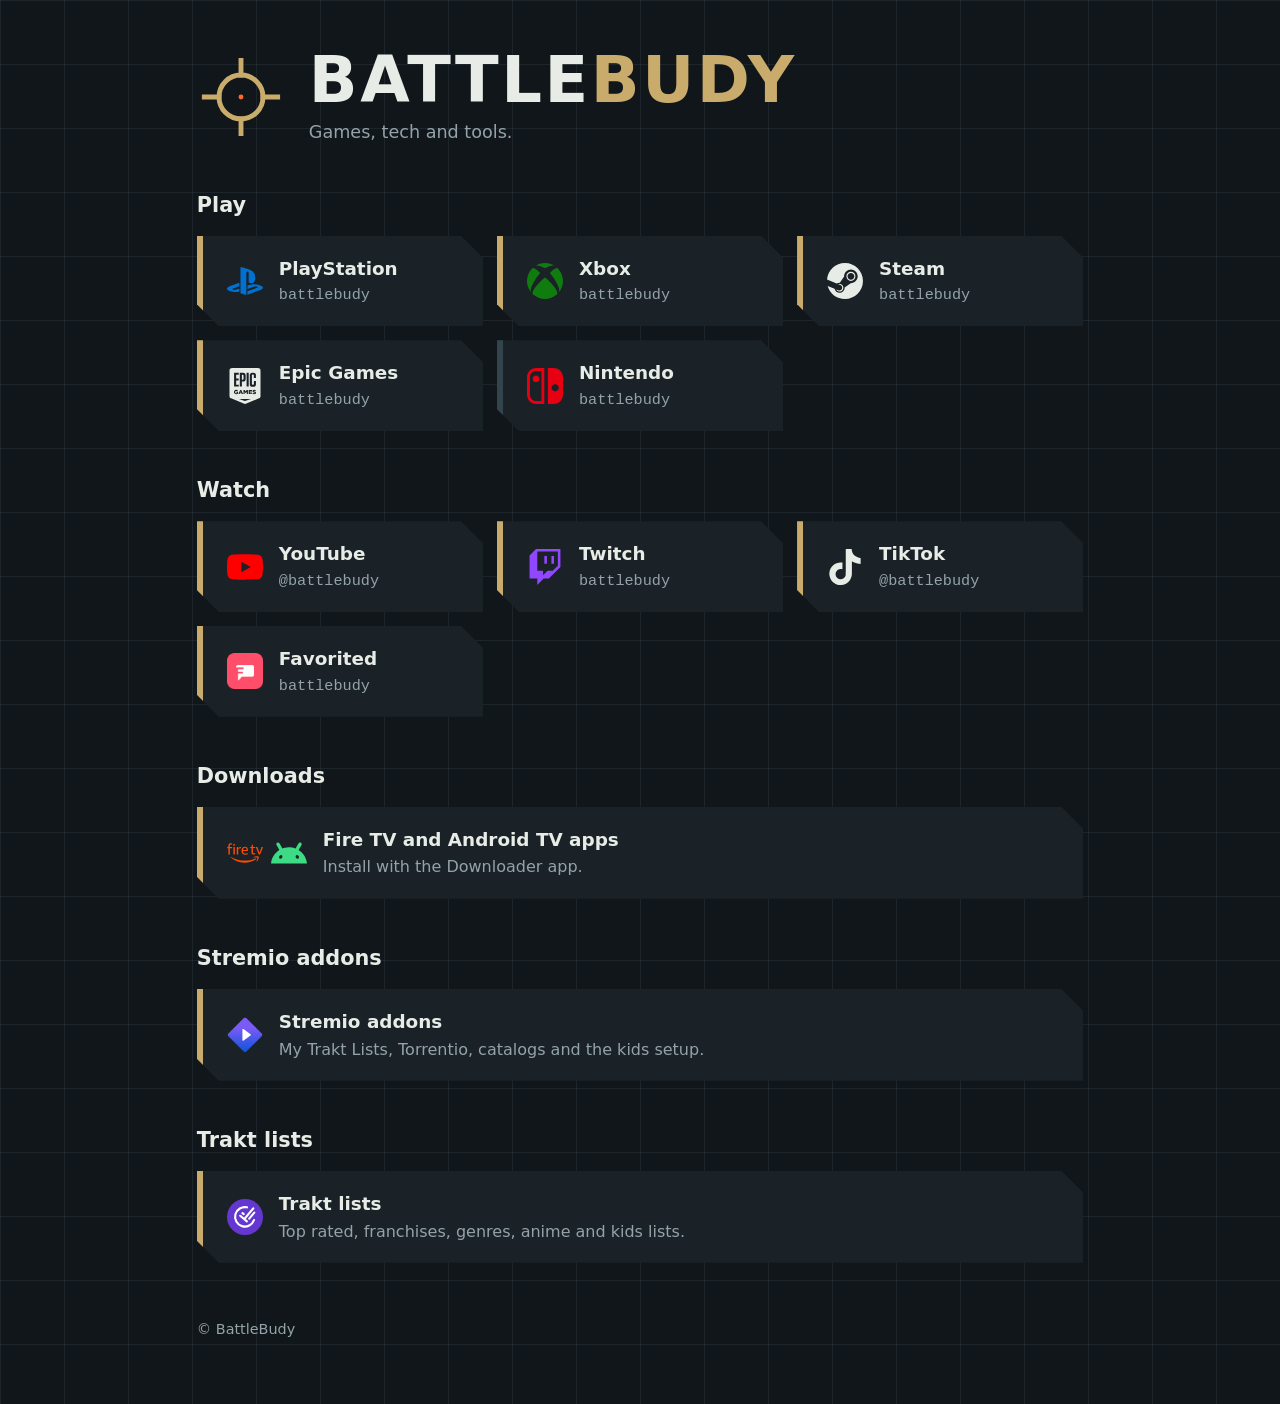
<file: index.html>
<!DOCTYPE html>
<html lang="en">
<head>
<meta charset="utf-8">
<meta name="viewport" content="width=device-width, initial-scale=1">
<title>BattleBudy</title>
<meta name="description" content="BattleBudy: gaming profiles, channels and downloads.">
<link rel="icon" href="data:image/svg+xml,%3Csvg xmlns='http://www.w3.org/2000/svg' viewBox='0 0 72 72' fill='none' stroke='%23c9ab6b' stroke-width='6'%3E%3Ccircle cx='36' cy='36' r='18'/%3E%3Cpath d='M36 4v16M36 52v16M4 36h16M52 36h16'/%3E%3C/svg%3E">
<link rel="stylesheet" href="styles.css">
</head>
<body>

<!--
  HOW TO EDIT
  - Each profile is one <li>. Change the href to your real profile link.
  - PSN and Nintendo have no public profile page, so those cards are plain
    (no link). Swap <div class="card static"> for <a class="card" href="..."> if you add one.
  - Check each link below once to make sure it opens your profile.
-->

<a class="brand" href="./">
  <svg class="reticle" viewBox="0 0 72 72" fill="none" stroke="#c9ab6b" stroke-width="4" aria-hidden="true">
    <circle cx="36" cy="36" r="18"/>
    <path d="M36 4v16M36 52v16M4 36h16M52 36h16"/>
    <circle cx="36" cy="36" r="2" fill="#ff6a2b" stroke="none"/>
  </svg>
  <div>
    <h1>Battle<span>Budy</span></h1>
    <p class="tagline">Games, tech and tools.</p>
  </div>
</a>

<section>
  <h2>Play</h2>
  <ul class="grid">
    <li><a class="card" href="https://psnprofiles.com/Battlebudy"><span class="icon"><img src="icons/playstation.svg" alt="" width="36" height="36"></span><span class="name">PlayStation</span><span class="handle">battlebudy</span></a></li>
    <li><a class="card" href="https://www.xbox.com/play/user/battlebudy"><span class="icon"><img src="icons/xbox.svg" alt="" width="36" height="36"></span><span class="name">Xbox</span><span class="handle">battlebudy</span></a></li>
    <li><a class="card" href="https://steamcommunity.com/profiles/76561198019894793"><span class="icon"><img src="icons/steam.svg" alt="" width="36" height="36"></span><span class="name">Steam</span><span class="handle">battlebudy</span></a></li>
    <li><a class="card" href="https://store.epicgames.com/u/df4984a2efd948b8a9163f396615e8ae"><span class="icon"><img src="icons/epicgames.svg" alt="" width="36" height="36"></span><span class="name">Epic Games</span><span class="handle">battlebudy</span></a></li>
    <li><div class="card static"><span class="icon"><img src="icons/nintendoswitch.svg" alt="" width="36" height="36"></span><span class="name">Nintendo</span><span class="handle">battlebudy</span></div></li>
  </ul>
</section>

<section>
  <h2>Watch</h2>
  <ul class="grid">
    <li><a class="card" href="https://www.youtube.com/@battlebudy"><span class="icon"><img src="icons/youtube.svg" alt="" width="36" height="36"></span><span class="name">YouTube</span><span class="handle">@battlebudy</span></a></li>
    <li><a class="card" href="https://www.twitch.tv/battlebudy"><span class="icon"><img src="icons/twitch.svg" alt="" width="36" height="36"></span><span class="name">Twitch</span><span class="handle">battlebudy</span></a></li>
    <li><a class="card" href="https://www.tiktok.com/@battlebudy"><span class="icon"><img src="icons/tiktok.svg" alt="" width="36" height="36"></span><span class="name">TikTok</span><span class="handle">@battlebudy</span></a></li>
    <li><a class="card" href="https://fav.gg/@battlebudy"><span class="icon"><img src="icons/favorited.png" alt="" width="36" height="36"></span><span class="name">Favorited</span><span class="handle">battlebudy</span></a></li>
  </ul>
</section>

<section>
  <h2>Downloads</h2>
  <ul class="grid">
    <li><a class="card" href="downloads/"><span class="icon"><img src="icons/amazonfiretv.svg" alt="" width="36" height="36"><img src="icons/android.svg" alt="" width="36" height="36"></span><span class="name">Fire TV and Android TV apps</span><span class="desc">Install with the Downloader app.</span></a></li>
  </ul>
</section>

<section>
  <h2>Stremio addons</h2>
  <ul class="grid">
    <li><a class="card" href="stremio/"><span class="icon"><img src="icons/stremio.png" alt="" width="36" height="36"></span><span class="name">Stremio addons</span><span class="desc">My Trakt Lists, Torrentio, catalogs and the kids setup.</span></a></li>
  </ul>
</section>

<section>
  <h2>Trakt lists</h2>
  <ul class="grid">
    <li><a class="card" href="trakt/"><span class="icon"><img src="icons/trakt.svg" alt="" width="36" height="36"></span><span class="name">Trakt lists</span><span class="desc">Top rated, franchises, genres, anime and kids lists.</span></a></li>
  </ul>
</section>

<footer>&copy; BattleBudy</footer>

</body>
</html>
</file>
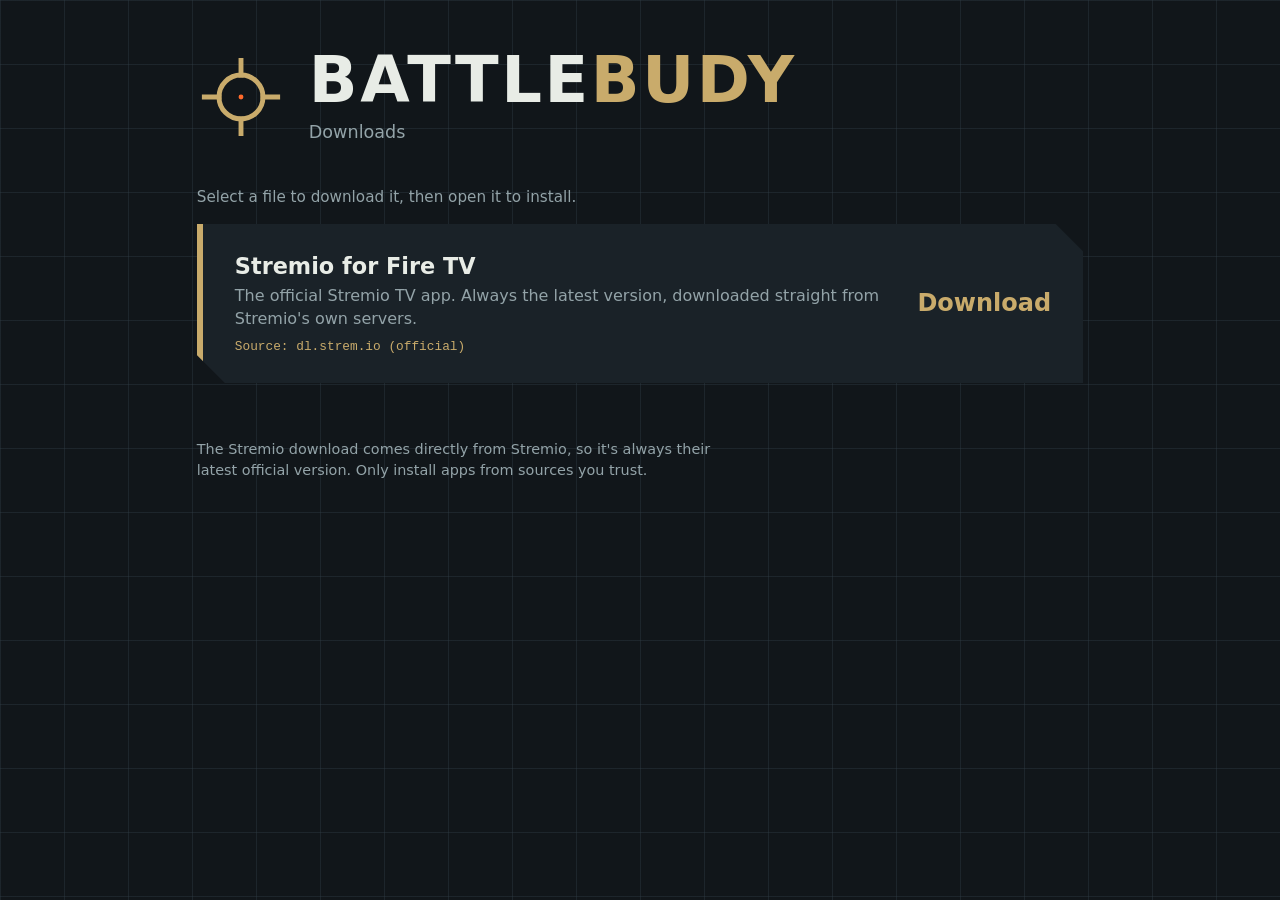
<file: downloads/index.html>
<!DOCTYPE html>
<html lang="en">
<head>
<meta charset="utf-8">
<meta name="viewport" content="width=device-width, initial-scale=1">
<title>Downloads | BattleBudy</title>
<link rel="icon" href="data:image/svg+xml,%3Csvg xmlns='http://www.w3.org/2000/svg' viewBox='0 0 72 72' fill='none' stroke='%23c9ab6b' stroke-width='6'%3E%3Ccircle cx='36' cy='36' r='18'/%3E%3Cpath d='M36 4v16M36 52v16M4 36h16M52 36h16'/%3E%3C/svg%3E">
<link rel="stylesheet" href="../styles.css">
</head>
<body class="tv">

<a class="brand" href="../">
  <svg class="reticle" viewBox="0 0 72 72" fill="none" stroke="#c9ab6b" stroke-width="4" aria-hidden="true">
    <circle cx="36" cy="36" r="18"/>
    <path d="M36 4v16M36 52v16M4 36h16M52 36h16"/>
    <circle cx="36" cy="36" r="2" fill="#ff6a2b" stroke="none"/>
  </svg>
  <div>
    <h1>Battle<span>Budy</span></h1>
    <p class="tagline">Downloads</p>
  </div>
</a>

<!--
  HOW TO EDIT THIS PAGE
  - Each <li> block is one button. Copy one, then change href, name, description and the small line under it.
-->

<p class="note">Select a file to download it, then open it to install.</p>
<ul class="apps">
  <li>
    <a class="app" href="https://stremio.battlebudy.com/download/firetv">
      <span>
        <span class="name">Stremio for Fire TV</span>
        <span class="desc">The official Stremio TV app. Always the latest version, downloaded straight from Stremio&#x27;s own servers.</span>
        <span class="hash">Source: dl.strem.io (official)</span>
      </span>
      <span class="action">Download</span>
    </a>
  </li>
</ul>

<footer>The Stremio download comes directly from Stremio, so it's always their latest official version. Only install apps from sources you trust.</footer>

</body>
</html>
</file>
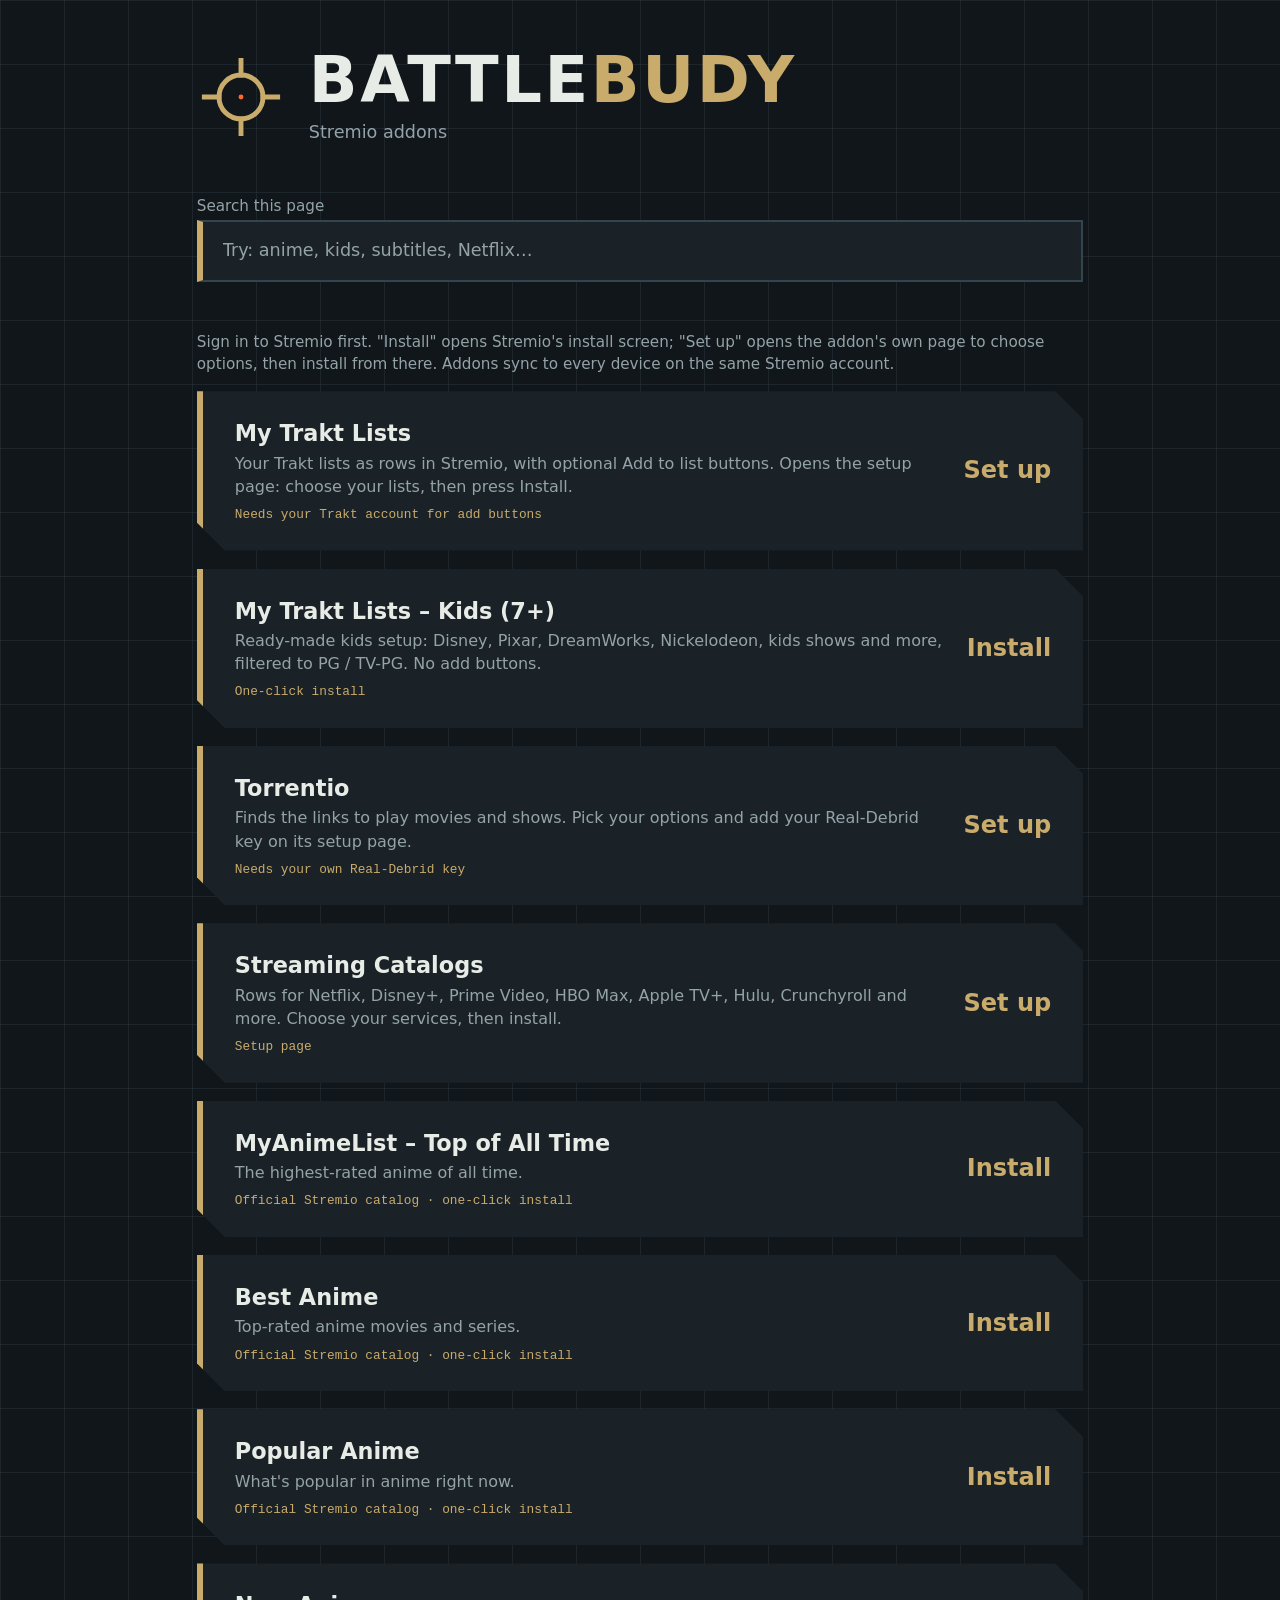
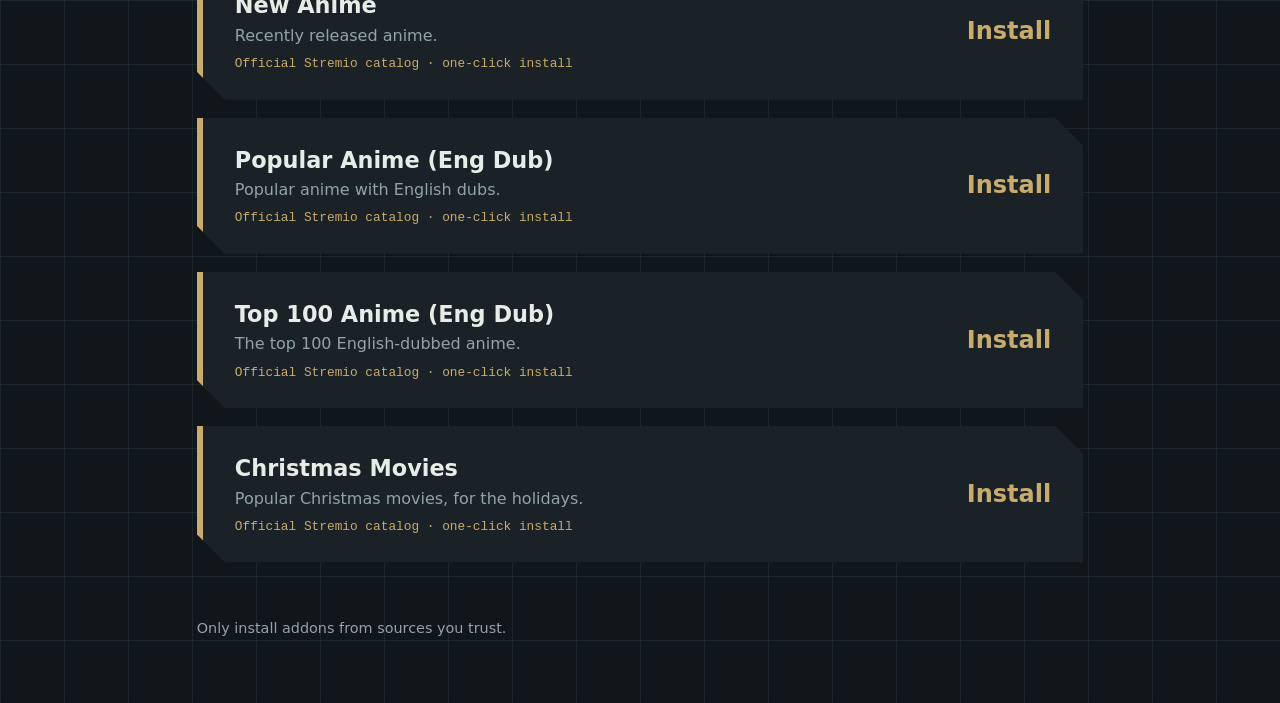
<file: stremio/index.html>
<!DOCTYPE html>
<html lang="en">
<head>
<meta charset="utf-8">
<meta name="viewport" content="width=device-width, initial-scale=1">
<title>Stremio addons | BattleBudy</title>
<link rel="icon" href="data:image/svg+xml,%3Csvg xmlns='http://www.w3.org/2000/svg' viewBox='0 0 72 72' fill='none' stroke='%23c9ab6b' stroke-width='6'%3E%3Ccircle cx='36' cy='36' r='18'/%3E%3Cpath d='M36 4v16M36 52v16M4 36h16M52 36h16'/%3E%3C/svg%3E">
<link rel="stylesheet" href="../styles.css">
</head>
<body class="tv">

<a class="brand" href="../">
  <svg class="reticle" viewBox="0 0 72 72" fill="none" stroke="#c9ab6b" stroke-width="4" aria-hidden="true">
    <circle cx="36" cy="36" r="18"/>
    <path d="M36 4v16M36 52v16M4 36h16M52 36h16"/>
    <circle cx="36" cy="36" r="2" fill="#ff6a2b" stroke="none"/>
  </svg>
  <div>
    <h1>Battle<span>Budy</span></h1>
    <p class="tagline">Stremio addons</p>
  </div>
</a>

<div class="search">
  <label for="q" class="note">Search this page</label>
  <input id="q" type="search" placeholder="Try: anime, kids, subtitles, Netflix…" autocomplete="off" data-more-url="https://stremio-addons.net/addons?search=" data-more-label="Search more addons on stremio-addons.net">
</div>
<p class="search-status" id="q-status" aria-live="polite"></p>

<!--
  HOW TO EDIT THIS PAGE
  - Each <li> block is one button. Copy one, then change href, name, description and the small line under it.
  - Never paste a personal addon link here (ones with keys in them, e.g. Torrentio with a Real-Debrid key).
    Link the addon's /configure page instead, so each person adds their own key.
-->

<p class="note">Sign in to Stremio first. "Install" opens Stremio's install screen; "Set up" opens the addon's own page to choose options, then install from there. Addons sync to every device on the same Stremio account.</p>
<ul class="apps">
  <li>
    <a class="app" href="https://stremio.battlebudy.com/configure">
      <span>
        <span class="name">My Trakt Lists</span>
        <span class="desc">Your Trakt lists as rows in Stremio, with optional Add to list buttons. Opens the setup page: choose your lists, then press Install.</span>
        <span class="hash">Needs your Trakt account for add buttons</span>
      </span>
      <span class="action">Set up</span>
    </a>
  </li>
  <li>
    <a class="app" href="https://web.stremio.com/#/addons?addon=https%3A%2F%2Fstremio.battlebudy.com%[base64]%2Fmanifest.json">
      <span>
        <span class="name">My Trakt Lists – Kids (7+)</span>
        <span class="desc">Ready-made kids setup: Disney, Pixar, DreamWorks, Nickelodeon, kids shows and more, filtered to PG / TV-PG. No add buttons.</span>
        <span class="hash">One-click install</span>
      </span>
      <span class="action">Install</span>
    </a>
  </li>
  <li>
    <a class="app" href="https://torrentio.strem.fun/configure">
      <span>
        <span class="name">Torrentio</span>
        <span class="desc">Finds the links to play movies and shows. Pick your options and add your Real-Debrid key on its setup page.</span>
        <span class="hash">Needs your own Real-Debrid key</span>
      </span>
      <span class="action">Set up</span>
    </a>
  </li>
  <li>
    <a class="app" href="https://7a82163c306e-stremio-netflix-catalog-addon.baby-beamup.club/configure">
      <span>
        <span class="name">Streaming Catalogs</span>
        <span class="desc">Rows for Netflix, Disney+, Prime Video, HBO Max, Apple TV+, Hulu, Crunchyroll and more. Choose your services, then install.</span>
        <span class="hash">Setup page</span>
      </span>
      <span class="action">Set up</span>
    </a>
  </li>
  <li>
    <a class="app" href="https://web.stremio.com/#/addons?addon=https%3A%2F%2Fcinemeta-catalogs.strem.io%2Fmaltop%2Fmanifest.json">
      <span>
        <span class="name">MyAnimeList – Top of All Time</span>
        <span class="desc">The highest-rated anime of all time.</span>
        <span class="hash">Official Stremio catalog · one-click install</span>
      </span>
      <span class="action">Install</span>
    </a>
  </li>
  <li>
    <a class="app" href="https://web.stremio.com/#/addons?addon=https%3A%2F%2Fcinemeta-catalogs.strem.io%2Fbestanime%2Fmanifest.json">
      <span>
        <span class="name">Best Anime</span>
        <span class="desc">Top-rated anime movies and series.</span>
        <span class="hash">Official Stremio catalog · one-click install</span>
      </span>
      <span class="action">Install</span>
    </a>
  </li>
  <li>
    <a class="app" href="https://web.stremio.com/#/addons?addon=https%3A%2F%2Fcinemeta-catalogs.strem.io%2Fpopularanime%2Fmanifest.json">
      <span>
        <span class="name">Popular Anime</span>
        <span class="desc">What&#x27;s popular in anime right now.</span>
        <span class="hash">Official Stremio catalog · one-click install</span>
      </span>
      <span class="action">Install</span>
    </a>
  </li>
  <li>
    <a class="app" href="https://web.stremio.com/#/addons?addon=https%3A%2F%2Fcinemeta-catalogs.strem.io%2Fnewanime%2Fmanifest.json">
      <span>
        <span class="name">New Anime</span>
        <span class="desc">Recently released anime.</span>
        <span class="hash">Official Stremio catalog · one-click install</span>
      </span>
      <span class="action">Install</span>
    </a>
  </li>
  <li>
    <a class="app" href="https://web.stremio.com/#/addons?addon=https%3A%2F%2Fcinemeta-catalogs.strem.io%2Fpopularanimeeng%2Fmanifest.json">
      <span>
        <span class="name">Popular Anime (Eng Dub)</span>
        <span class="desc">Popular anime with English dubs.</span>
        <span class="hash">Official Stremio catalog · one-click install</span>
      </span>
      <span class="action">Install</span>
    </a>
  </li>
  <li>
    <a class="app" href="https://web.stremio.com/#/addons?addon=https%3A%2F%2Fcinemeta-catalogs.strem.io%2Ftop100animeeng%2Fmanifest.json">
      <span>
        <span class="name">Top 100 Anime (Eng Dub)</span>
        <span class="desc">The top 100 English-dubbed anime.</span>
        <span class="hash">Official Stremio catalog · one-click install</span>
      </span>
      <span class="action">Install</span>
    </a>
  </li>
  <li>
    <a class="app" href="https://web.stremio.com/#/addons?addon=https%3A%2F%2Fcinemeta-catalogs.strem.io%2Fchristmaspopular%2Fmanifest.json">
      <span>
        <span class="name">Christmas Movies</span>
        <span class="desc">Popular Christmas movies, for the holidays.</span>
        <span class="hash">Official Stremio catalog · one-click install</span>
      </span>
      <span class="action">Install</span>
    </a>
  </li>
</ul>

<footer>Only install addons from sources you trust.</footer>

<script src="../search.js"></script>
</body>
</html>
</file>
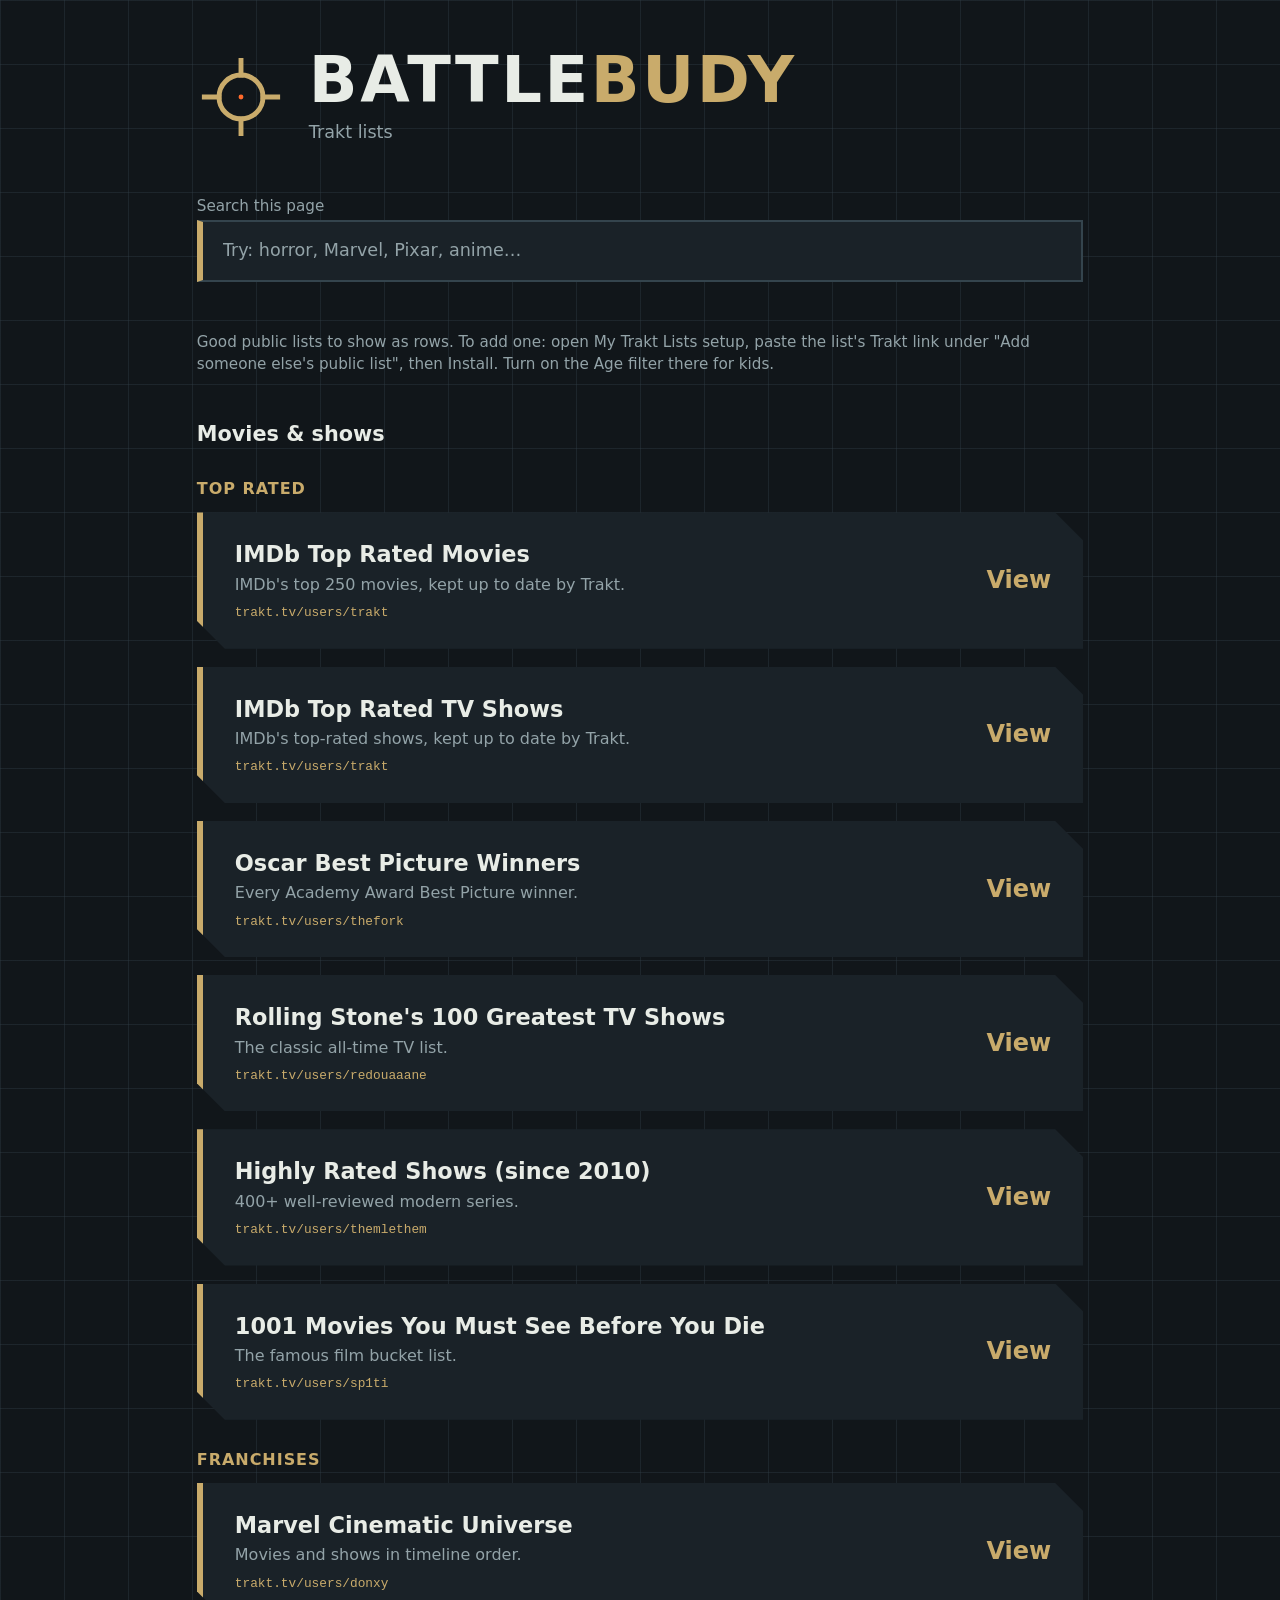
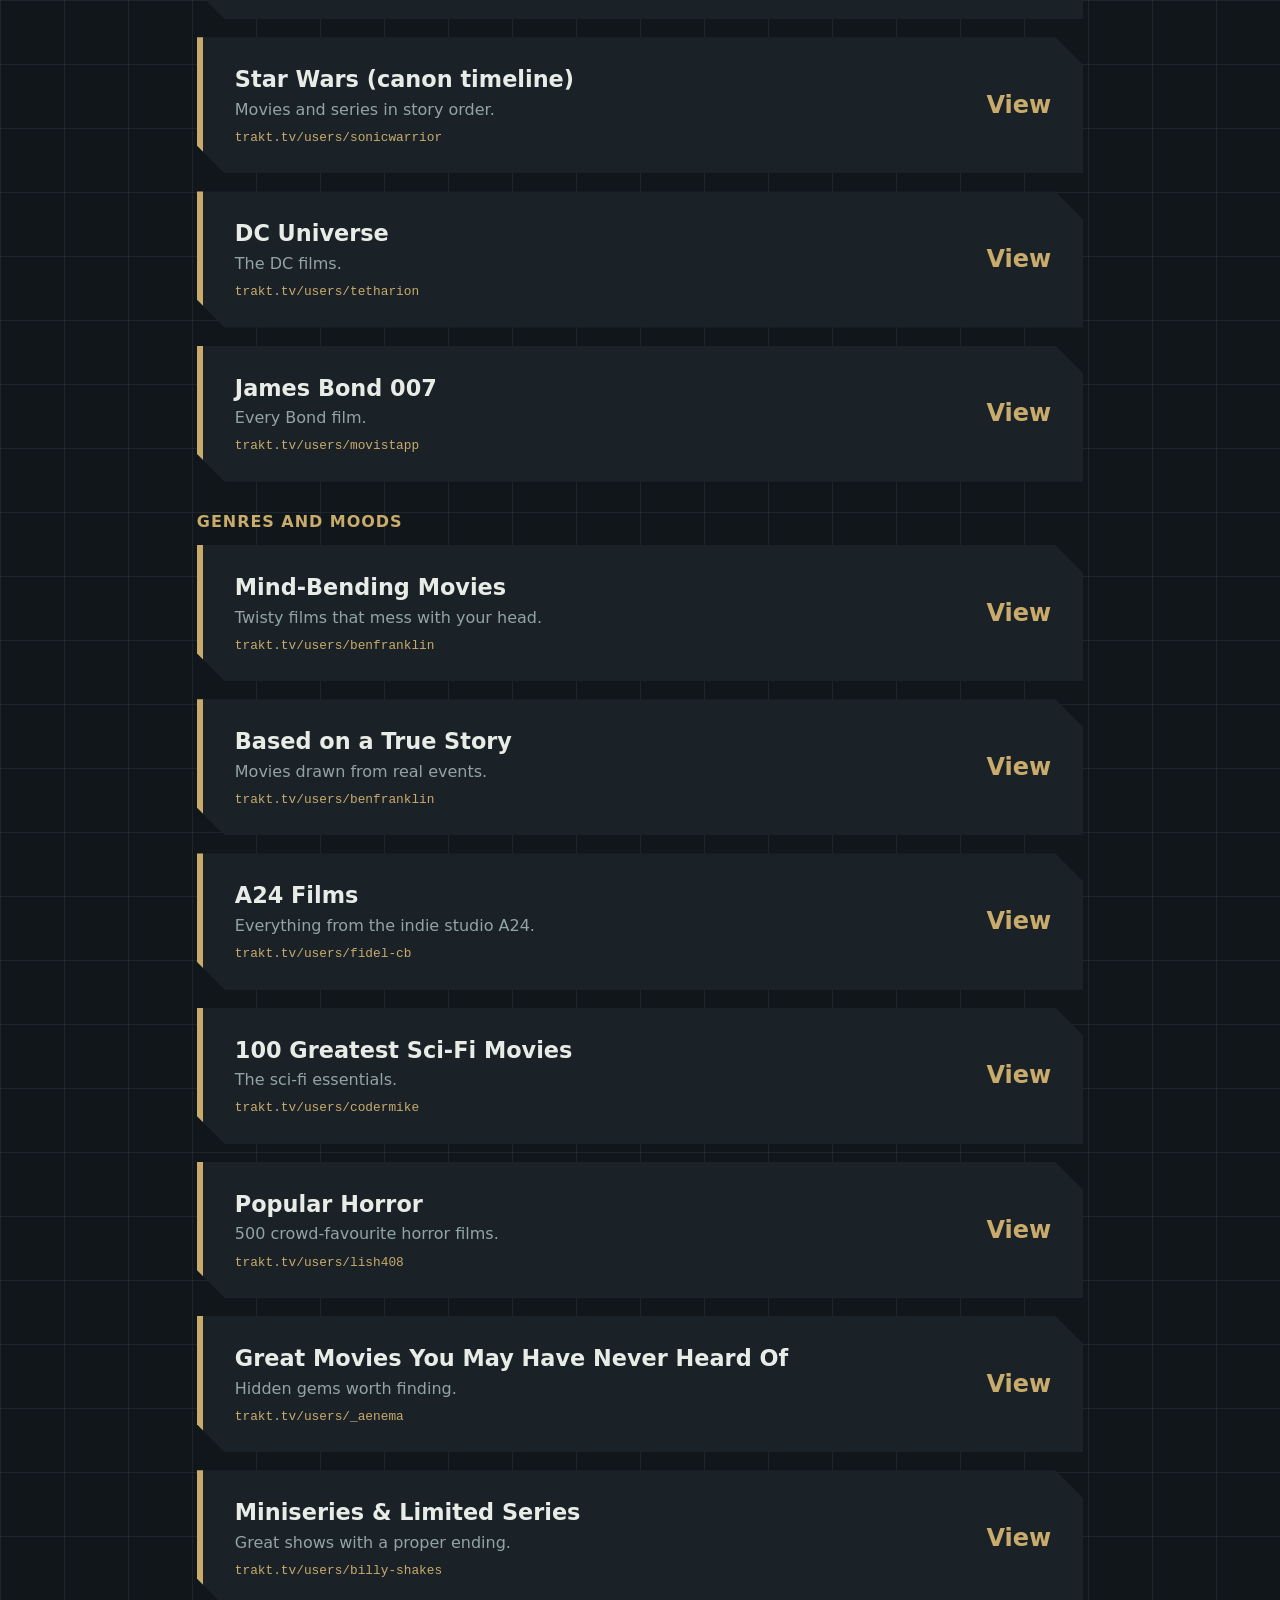
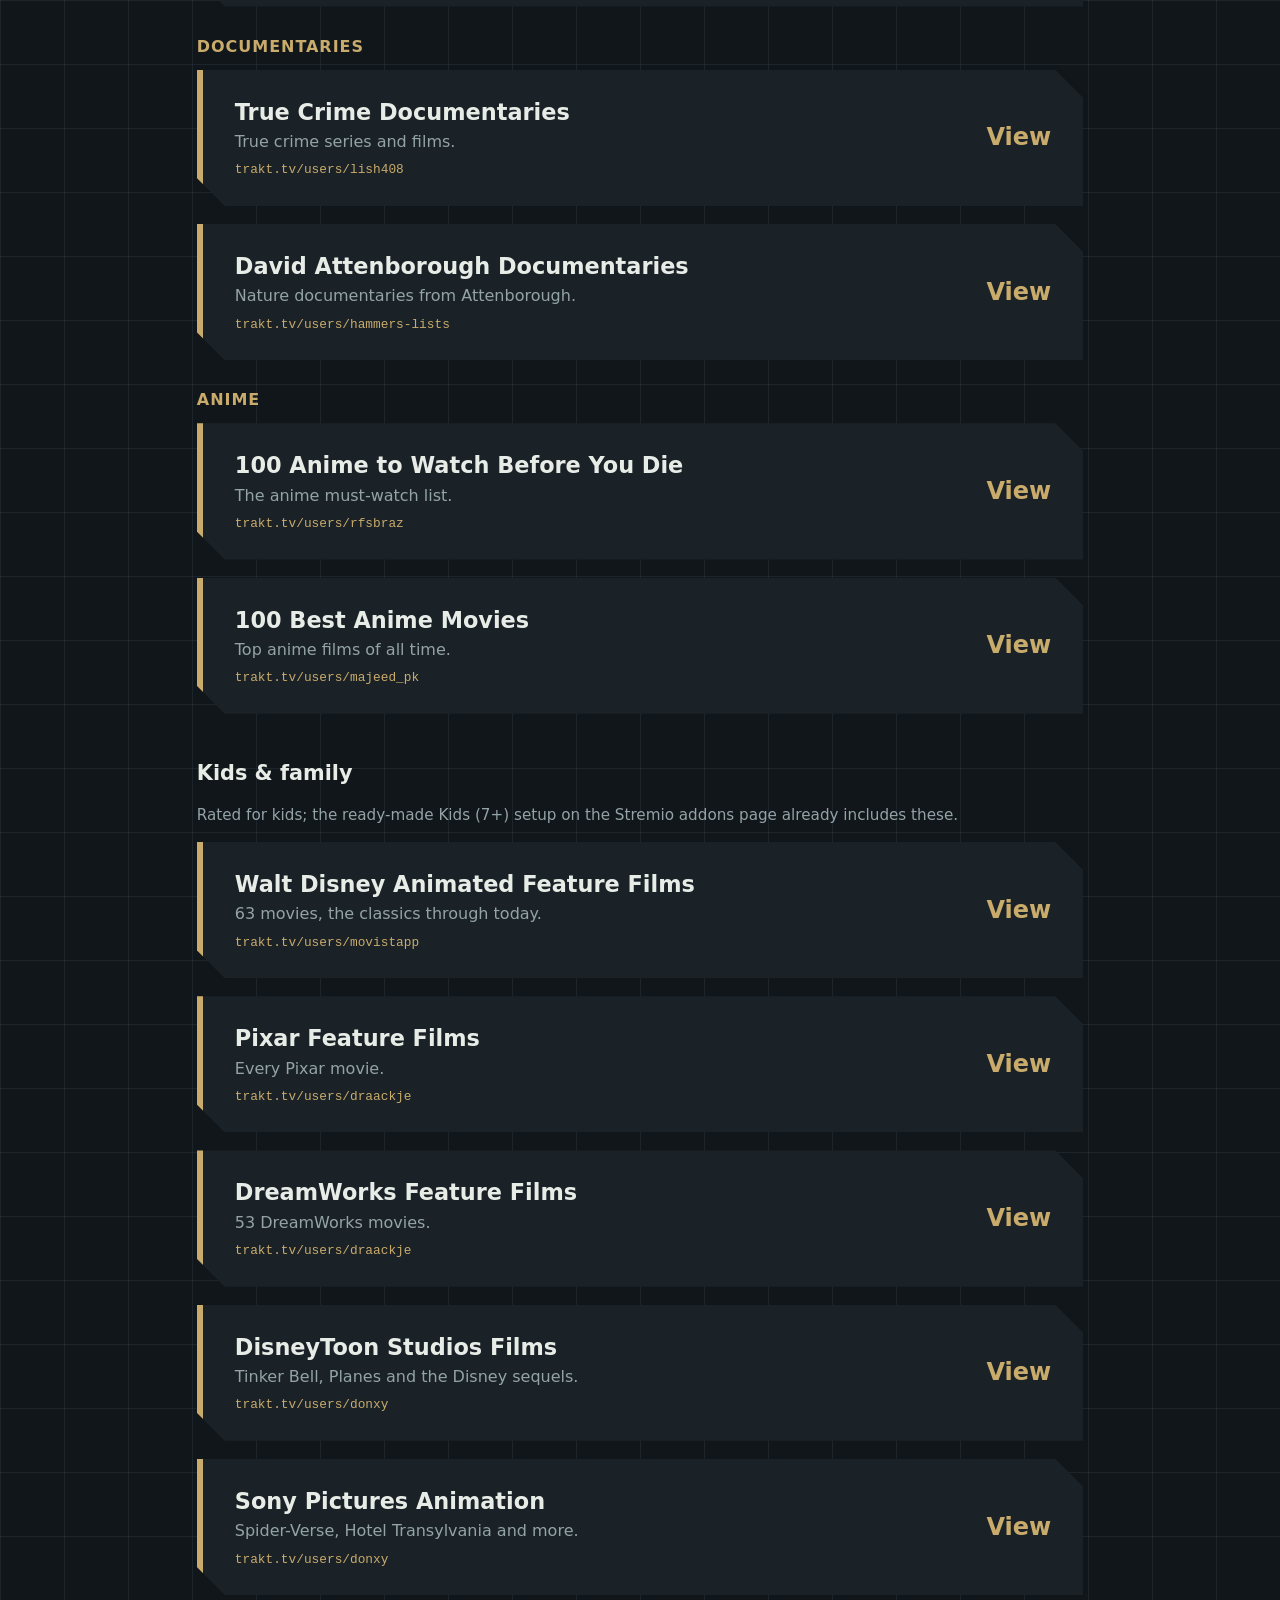
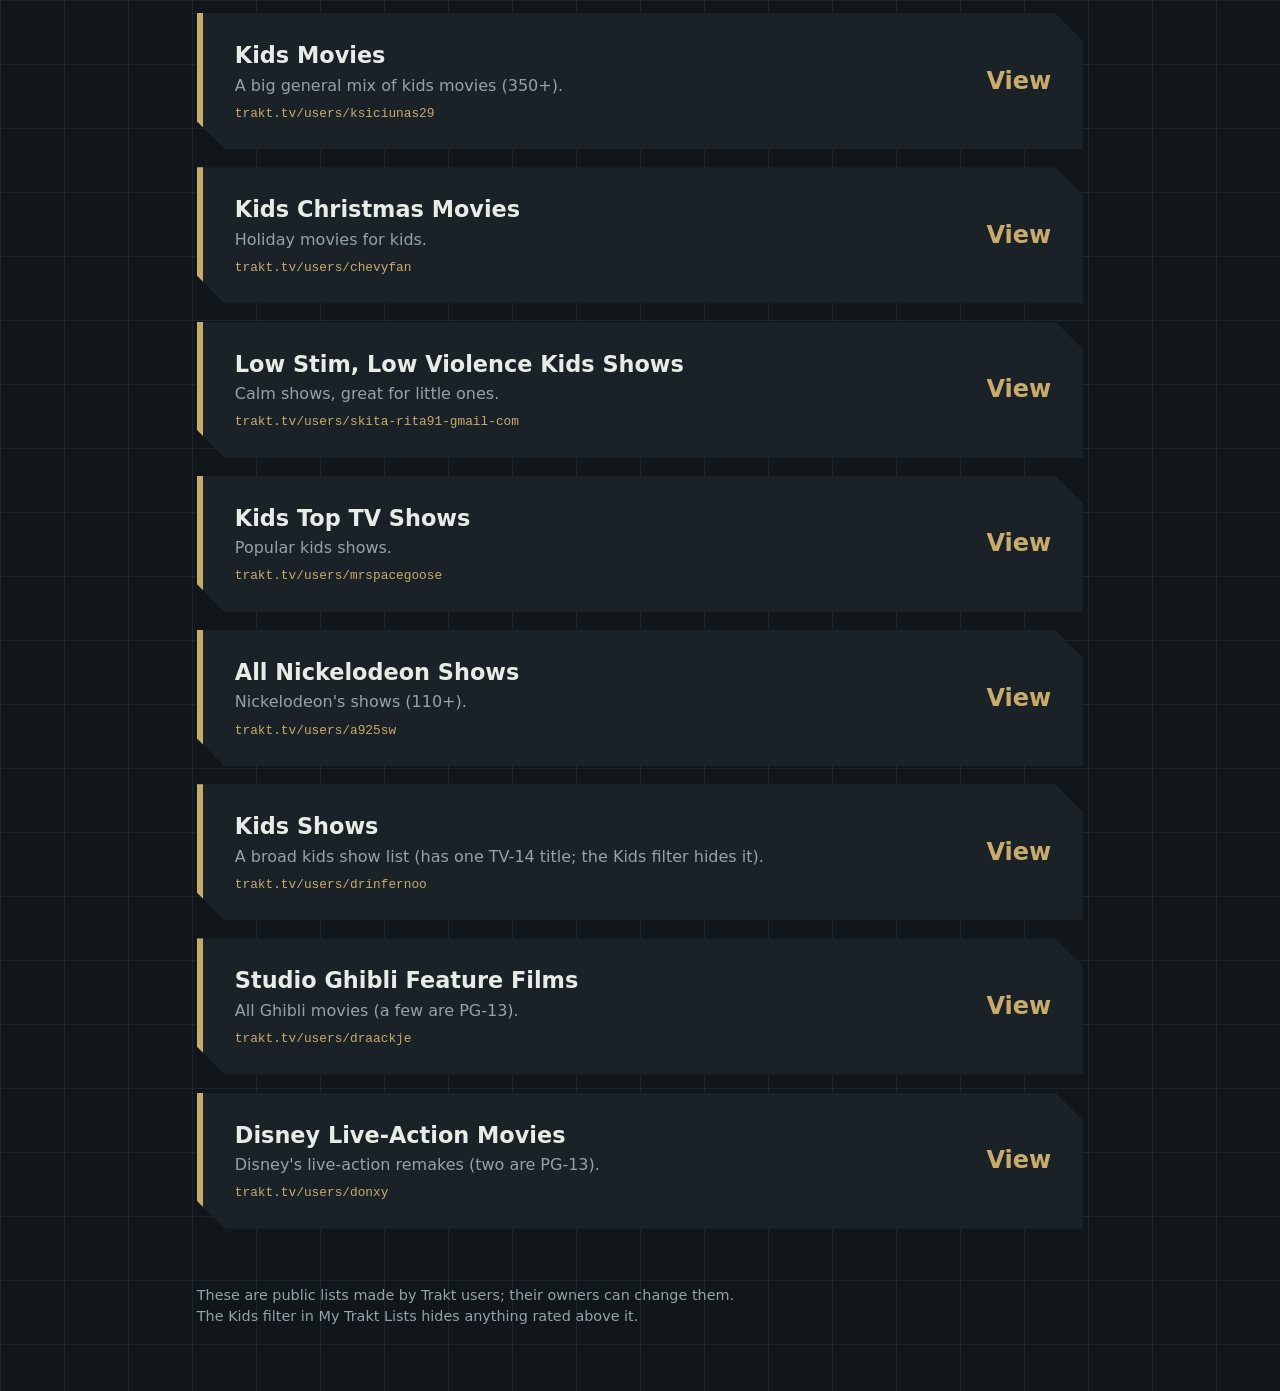
<file: trakt/index.html>
<!DOCTYPE html>
<html lang="en">
<head>
<meta charset="utf-8">
<meta name="viewport" content="width=device-width, initial-scale=1">
<title>Trakt lists | BattleBudy</title>
<link rel="icon" href="data:image/svg+xml,%3Csvg xmlns='http://www.w3.org/2000/svg' viewBox='0 0 72 72' fill='none' stroke='%23c9ab6b' stroke-width='6'%3E%3Ccircle cx='36' cy='36' r='18'/%3E%3Cpath d='M36 4v16M36 52v16M4 36h16M52 36h16'/%3E%3C/svg%3E">
<link rel="stylesheet" href="../styles.css">
</head>
<body class="tv">

<a class="brand" href="../">
  <svg class="reticle" viewBox="0 0 72 72" fill="none" stroke="#c9ab6b" stroke-width="4" aria-hidden="true">
    <circle cx="36" cy="36" r="18"/>
    <path d="M36 4v16M36 52v16M4 36h16M52 36h16"/>
    <circle cx="36" cy="36" r="2" fill="#ff6a2b" stroke="none"/>
  </svg>
  <div>
    <h1>Battle<span>Budy</span></h1>
    <p class="tagline">Trakt lists</p>
  </div>
</a>

<div class="search">
  <label for="q" class="note">Search this page</label>
  <input id="q" type="search" placeholder="Try: horror, Marvel, Pixar, anime…" autocomplete="off" data-trakt-search="https://stremio.battlebudy.com/api/search-lists?q=">
</div>
<p class="search-status" id="q-status" aria-live="polite"></p>

<!--
  HOW TO EDIT THIS PAGE
  - Sections: <h2> = main group, <h3 class="sub"> = smaller group inside it.
  - Each <li> block is one button. Copy one, then change href, name, description and the small line under it.
-->

<p class="note">Good public lists to show as rows. To add one: open My Trakt Lists setup, paste the list's Trakt link under "Add someone else's public list", then Install. Turn on the Age filter there for kids.</p>

<h2>Movies &amp; shows</h2>
<h3 class="sub">Top rated</h3>
<ul class="apps">
  <li>
    <a class="app" href="https://trakt.tv/users/trakt/lists/imdb-top-rated-movies">
      <span>
        <span class="name">IMDb Top Rated Movies</span>
        <span class="desc">IMDb&#x27;s top 250 movies, kept up to date by Trakt.</span>
        <span class="hash">trakt.tv/users/trakt</span>
      </span>
      <span class="action">View</span>
    </a>
  </li>
  <li>
    <a class="app" href="https://trakt.tv/users/trakt/lists/imdb-top-rated-tv-shows">
      <span>
        <span class="name">IMDb Top Rated TV Shows</span>
        <span class="desc">IMDb&#x27;s top-rated shows, kept up to date by Trakt.</span>
        <span class="hash">trakt.tv/users/trakt</span>
      </span>
      <span class="action">View</span>
    </a>
  </li>
  <li>
    <a class="app" href="https://trakt.tv/users/thefork/lists/academy-awards-best-picture-winners">
      <span>
        <span class="name">Oscar Best Picture Winners</span>
        <span class="desc">Every Academy Award Best Picture winner.</span>
        <span class="hash">trakt.tv/users/thefork</span>
      </span>
      <span class="action">View</span>
    </a>
  </li>
  <li>
    <a class="app" href="https://trakt.tv/users/redouaaane/lists/rolling-stone-s-100-greatest-tv-shows-of-all-time">
      <span>
        <span class="name">Rolling Stone&#x27;s 100 Greatest TV Shows</span>
        <span class="desc">The classic all-time TV list.</span>
        <span class="hash">trakt.tv/users/redouaaane</span>
      </span>
      <span class="action">View</span>
    </a>
  </li>
  <li>
    <a class="app" href="https://trakt.tv/users/themlethem/lists/highly-rated-shows-post-2010">
      <span>
        <span class="name">Highly Rated Shows (since 2010)</span>
        <span class="desc">400+ well-reviewed modern series.</span>
        <span class="hash">trakt.tv/users/themlethem</span>
      </span>
      <span class="action">View</span>
    </a>
  </li>
  <li>
    <a class="app" href="https://trakt.tv/users/sp1ti/lists/1001-movies-you-must-see-before-you-die">
      <span>
        <span class="name">1001 Movies You Must See Before You Die</span>
        <span class="desc">The famous film bucket list.</span>
        <span class="hash">trakt.tv/users/sp1ti</span>
      </span>
      <span class="action">View</span>
    </a>
  </li>
</ul>

<h3 class="sub">Franchises</h3>
<ul class="apps">
  <li>
    <a class="app" href="https://trakt.tv/users/donxy/lists/marvel-cinematic-universe">
      <span>
        <span class="name">Marvel Cinematic Universe</span>
        <span class="desc">Movies and shows in timeline order.</span>
        <span class="hash">trakt.tv/users/donxy</span>
      </span>
      <span class="action">View</span>
    </a>
  </li>
  <li>
    <a class="app" href="https://trakt.tv/users/sonicwarrior/lists/star-wars-canon-timeline">
      <span>
        <span class="name">Star Wars (canon timeline)</span>
        <span class="desc">Movies and series in story order.</span>
        <span class="hash">trakt.tv/users/sonicwarrior</span>
      </span>
      <span class="action">View</span>
    </a>
  </li>
  <li>
    <a class="app" href="https://trakt.tv/users/tetharion/lists/dc-universe">
      <span>
        <span class="name">DC Universe</span>
        <span class="desc">The DC films.</span>
        <span class="hash">trakt.tv/users/tetharion</span>
      </span>
      <span class="action">View</span>
    </a>
  </li>
  <li>
    <a class="app" href="https://trakt.tv/users/movistapp/lists/007">
      <span>
        <span class="name">James Bond 007</span>
        <span class="desc">Every Bond film.</span>
        <span class="hash">trakt.tv/users/movistapp</span>
      </span>
      <span class="action">View</span>
    </a>
  </li>
</ul>

<h3 class="sub">Genres and moods</h3>
<ul class="apps">
  <li>
    <a class="app" href="https://trakt.tv/users/benfranklin/lists/best-mindfucks">
      <span>
        <span class="name">Mind-Bending Movies</span>
        <span class="desc">Twisty films that mess with your head.</span>
        <span class="hash">trakt.tv/users/benfranklin</span>
      </span>
      <span class="action">View</span>
    </a>
  </li>
  <li>
    <a class="app" href="https://trakt.tv/users/benfranklin/lists/based-on-a-true-story">
      <span>
        <span class="name">Based on a True Story</span>
        <span class="desc">Movies drawn from real events.</span>
        <span class="hash">trakt.tv/users/benfranklin</span>
      </span>
      <span class="action">View</span>
    </a>
  </li>
  <li>
    <a class="app" href="https://trakt.tv/users/fidel-cb/lists/a24">
      <span>
        <span class="name">A24 Films</span>
        <span class="desc">Everything from the indie studio A24.</span>
        <span class="hash">trakt.tv/users/fidel-cb</span>
      </span>
      <span class="action">View</span>
    </a>
  </li>
  <li>
    <a class="app" href="https://trakt.tv/users/codermike/lists/100-greatest-sci-fi-movies">
      <span>
        <span class="name">100 Greatest Sci-Fi Movies</span>
        <span class="desc">The sci-fi essentials.</span>
        <span class="hash">trakt.tv/users/codermike</span>
      </span>
      <span class="action">View</span>
    </a>
  </li>
  <li>
    <a class="app" href="https://trakt.tv/users/lish408/lists/popular-horror">
      <span>
        <span class="name">Popular Horror</span>
        <span class="desc">500 crowd-favourite horror films.</span>
        <span class="hash">trakt.tv/users/lish408</span>
      </span>
      <span class="action">View</span>
    </a>
  </li>
  <li>
    <a class="app" href="https://trakt.tv/users/_aenema/lists/great-movies-you-may-have-never-heard-of">
      <span>
        <span class="name">Great Movies You May Have Never Heard Of</span>
        <span class="desc">Hidden gems worth finding.</span>
        <span class="hash">trakt.tv/users/_aenema</span>
      </span>
      <span class="action">View</span>
    </a>
  </li>
  <li>
    <a class="app" href="https://trakt.tv/users/billy-shakes/lists/miniseries-limited-series">
      <span>
        <span class="name">Miniseries &amp; Limited Series</span>
        <span class="desc">Great shows with a proper ending.</span>
        <span class="hash">trakt.tv/users/billy-shakes</span>
      </span>
      <span class="action">View</span>
    </a>
  </li>
</ul>

<h3 class="sub">Documentaries</h3>
<ul class="apps">
  <li>
    <a class="app" href="https://trakt.tv/users/lish408/lists/true-crime-documentary-series-film">
      <span>
        <span class="name">True Crime Documentaries</span>
        <span class="desc">True crime series and films.</span>
        <span class="hash">trakt.tv/users/lish408</span>
      </span>
      <span class="action">View</span>
    </a>
  </li>
  <li>
    <a class="app" href="https://trakt.tv/users/hammers-lists/lists/attenborough-documentaries">
      <span>
        <span class="name">David Attenborough Documentaries</span>
        <span class="desc">Nature documentaries from Attenborough.</span>
        <span class="hash">trakt.tv/users/hammers-lists</span>
      </span>
      <span class="action">View</span>
    </a>
  </li>
</ul>

<h3 class="sub">Anime</h3>
<ul class="apps">
  <li>
    <a class="app" href="https://trakt.tv/users/rfsbraz/lists/100-animes-to-watch-before-you-die">
      <span>
        <span class="name">100 Anime to Watch Before You Die</span>
        <span class="desc">The anime must-watch list.</span>
        <span class="hash">trakt.tv/users/rfsbraz</span>
      </span>
      <span class="action">View</span>
    </a>
  </li>
  <li>
    <a class="app" href="https://trakt.tv/users/majeed_pk/lists/the-100-best-anime-movies-of-all-time">
      <span>
        <span class="name">100 Best Anime Movies</span>
        <span class="desc">Top anime films of all time.</span>
        <span class="hash">trakt.tv/users/majeed_pk</span>
      </span>
      <span class="action">View</span>
    </a>
  </li>
</ul>

<h2>Kids &amp; family</h2>
<p class="note">Rated for kids; the ready-made Kids (7+) setup on the Stremio addons page already includes these.</p>
<ul class="apps">
  <li>
    <a class="app" href="https://trakt.tv/users/movistapp/lists/walt-disney-animated-feature-films">
      <span>
        <span class="name">Walt Disney Animated Feature Films</span>
        <span class="desc">63 movies, the classics through today.</span>
        <span class="hash">trakt.tv/users/movistapp</span>
      </span>
      <span class="action">View</span>
    </a>
  </li>
  <li>
    <a class="app" href="https://trakt.tv/users/draackje/lists/pixar-feature-films">
      <span>
        <span class="name">Pixar Feature Films</span>
        <span class="desc">Every Pixar movie.</span>
        <span class="hash">trakt.tv/users/draackje</span>
      </span>
      <span class="action">View</span>
    </a>
  </li>
  <li>
    <a class="app" href="https://trakt.tv/users/draackje/lists/dreamworks-feature-films">
      <span>
        <span class="name">DreamWorks Feature Films</span>
        <span class="desc">53 DreamWorks movies.</span>
        <span class="hash">trakt.tv/users/draackje</span>
      </span>
      <span class="action">View</span>
    </a>
  </li>
  <li>
    <a class="app" href="https://trakt.tv/users/donxy/lists/disneytoon-studios-animation-films">
      <span>
        <span class="name">DisneyToon Studios Films</span>
        <span class="desc">Tinker Bell, Planes and the Disney sequels.</span>
        <span class="hash">trakt.tv/users/donxy</span>
      </span>
      <span class="action">View</span>
    </a>
  </li>
  <li>
    <a class="app" href="https://trakt.tv/users/donxy/lists/sony-pictures-animation">
      <span>
        <span class="name">Sony Pictures Animation</span>
        <span class="desc">Spider-Verse, Hotel Transylvania and more.</span>
        <span class="hash">trakt.tv/users/donxy</span>
      </span>
      <span class="action">View</span>
    </a>
  </li>
  <li>
    <a class="app" href="https://trakt.tv/users/ksiciunas29/lists/kids-movies">
      <span>
        <span class="name">Kids Movies</span>
        <span class="desc">A big general mix of kids movies (350+).</span>
        <span class="hash">trakt.tv/users/ksiciunas29</span>
      </span>
      <span class="action">View</span>
    </a>
  </li>
  <li>
    <a class="app" href="https://trakt.tv/users/chevyfan/lists/kids-christmas-movies">
      <span>
        <span class="name">Kids Christmas Movies</span>
        <span class="desc">Holiday movies for kids.</span>
        <span class="hash">trakt.tv/users/chevyfan</span>
      </span>
      <span class="action">View</span>
    </a>
  </li>
  <li>
    <a class="app" href="https://trakt.tv/users/skita-rita91-gmail-com/lists/low-stim-low-violence-kids-shows">
      <span>
        <span class="name">Low Stim, Low Violence Kids Shows</span>
        <span class="desc">Calm shows, great for little ones.</span>
        <span class="hash">trakt.tv/users/skita-rita91-gmail-com</span>
      </span>
      <span class="action">View</span>
    </a>
  </li>
  <li>
    <a class="app" href="https://trakt.tv/users/mrspacegoose/lists/kids-top-tv-shows">
      <span>
        <span class="name">Kids Top TV Shows</span>
        <span class="desc">Popular kids shows.</span>
        <span class="hash">trakt.tv/users/mrspacegoose</span>
      </span>
      <span class="action">View</span>
    </a>
  </li>
  <li>
    <a class="app" href="https://trakt.tv/users/a925sw/lists/all-nickelodeon-shows">
      <span>
        <span class="name">All Nickelodeon Shows</span>
        <span class="desc">Nickelodeon&#x27;s shows (110+).</span>
        <span class="hash">trakt.tv/users/a925sw</span>
      </span>
      <span class="action">View</span>
    </a>
  </li>
  <li>
    <a class="app" href="https://trakt.tv/users/drinfernoo/lists/kids-shows">
      <span>
        <span class="name">Kids Shows</span>
        <span class="desc">A broad kids show list (has one TV-14 title; the Kids filter hides it).</span>
        <span class="hash">trakt.tv/users/drinfernoo</span>
      </span>
      <span class="action">View</span>
    </a>
  </li>
  <li>
    <a class="app" href="https://trakt.tv/users/draackje/lists/studio-ghibli-feature-films">
      <span>
        <span class="name">Studio Ghibli Feature Films</span>
        <span class="desc">All Ghibli movies (a few are PG-13).</span>
        <span class="hash">trakt.tv/users/draackje</span>
      </span>
      <span class="action">View</span>
    </a>
  </li>
  <li>
    <a class="app" href="https://trakt.tv/users/donxy/lists/disney-live-action-movies">
      <span>
        <span class="name">Disney Live-Action Movies</span>
        <span class="desc">Disney&#x27;s live-action remakes (two are PG-13).</span>
        <span class="hash">trakt.tv/users/donxy</span>
      </span>
      <span class="action">View</span>
    </a>
  </li>
</ul>

<div id="q-more" aria-live="polite"></div>

<footer>These are public lists made by Trakt users; their owners can change them. The Kids filter in My Trakt Lists hides anything rated above it.</footer>

<script src="../search.js"></script>
</body>
</html>
</file>
<file: styles.css>
:root {
  --bg: #11161a;
  --panel: #1a2228;
  --panel-hi: #243038;
  --line: #34444d;
  --text: #e8ece6;
  --muted: #93a3a8;
  --sand: #c9ab6b;
  --signal: #ff6a2b;
}
* { box-sizing: border-box; }
html {
  background-color: var(--bg);
  background-image:
    linear-gradient(rgba(52, 68, 77, 0.35) 1px, transparent 1px),
    linear-gradient(90deg, rgba(52, 68, 77, 0.35) 1px, transparent 1px);
  background-size: 64px 64px;
}
body {
  margin: 0 auto;
  padding: 48px 6vw 64px;
  max-width: 1040px;
  color: var(--text);
  font-family: "Segoe UI", system-ui, -apple-system, Roboto, Arial, sans-serif;
  font-size: 18px;
  line-height: 1.45;
}
body.tv { font-size: 24px; }
a { color: inherit; }

/* Header */
.brand { display: flex; align-items: center; gap: 24px; margin-bottom: 40px; text-decoration: none; }
.reticle { flex: none; width: 88px; height: 88px; }
h1 {
  margin: 0;
  font-size: clamp(2.4rem, 7vw, 4rem);
  font-weight: 800;
  letter-spacing: 0.04em;
  text-transform: uppercase;
  line-height: 1;
}
h1 span { color: var(--sand); }
.tagline { margin: 8px 0 0; color: var(--muted); font-size: 1.1rem; }
h2 { margin: 44px 0 16px; font-size: 1.3rem; font-weight: 700; }
h3.sub { margin: 28px 0 12px; font-size: 1rem; font-weight: 700; color: var(--sand); text-transform: uppercase; letter-spacing: 0.06em; }
.note { margin: 0 0 16px; color: var(--muted); font-size: 0.95rem; }

/* Cards */
.grid {
  list-style: none; margin: 0; padding: 0;
  display: grid; gap: 14px;
  grid-template-columns: repeat(auto-fit, minmax(230px, 1fr));
}
.card {
  display: block;
  padding: 20px 24px;
  background: var(--panel);
  border-left: 6px solid var(--sand);
  color: inherit;
  text-decoration: none;
  clip-path: polygon(0 0, calc(100% - 22px) 0, 100% 22px, 100% 100%, 22px 100%, 0 calc(100% - 22px));
}
a.card:hover { background: var(--panel-hi); }
a.card:focus-visible {
  outline: none;
  background: var(--panel-hi);
  border-left-color: var(--signal);
  box-shadow: inset 0 0 0 3px var(--signal);
}
.card.static { border-left-color: var(--line); }
.card:has(.icon) { display: grid; grid-template-columns: auto 1fr; column-gap: 16px; align-items: center; }
.icon { grid-row: span 2; display: flex; gap: 8px; }
.icon img { display: block; width: 36px; height: 36px; }
.name { display: block; font-size: 1.15rem; font-weight: 700; }
.handle { display: block; margin-top: 2px; color: var(--muted); font-family: Consolas, "Courier New", monospace; font-size: 0.95rem; }
.desc { display: block; margin-top: 2px; color: var(--muted); font-size: 1rem; }

/* Download rows */
.apps { list-style: none; margin: 0; padding: 0; display: grid; gap: 18px; }
a.app {
  display: flex; align-items: center; justify-content: space-between; gap: 24px;
  padding: 26px 32px;
  background: var(--panel);
  border-left: 6px solid var(--sand);
  color: inherit; text-decoration: none;
  clip-path: polygon(0 0, calc(100% - 28px) 0, 100% 28px, 100% 100%, 28px 100%, 0 calc(100% - 28px));
}
a.app:hover { background: var(--panel-hi); }
a.app:focus-visible {
  outline: none;
  background: var(--panel-hi);
  border-left-color: var(--signal);
  box-shadow: inset 0 0 0 3px var(--signal);
}
a.app .name { font-size: 1.4rem; }
.hash { display: block; margin-top: 8px; color: var(--sand); font-family: Consolas, "Courier New", monospace; font-size: 0.8rem; word-break: break-all; }
.action { flex: none; font-weight: 700; color: var(--sand); }
a.app:focus-visible .action { color: var(--signal); }

/* Search box (Stremio addons / Trakt lists pages) */
.search { margin: 0 0 8px; }
.search input {
  width: 100%; padding: 16px 20px; font: inherit; font-size: 1.1rem;
  color: var(--text); background: var(--panel); border: 2px solid var(--line); border-left: 6px solid var(--sand);
}
.search input::placeholder { color: var(--muted); }
.search input:focus { outline: none; border-color: var(--signal); }
.search-status { margin: 0 0 20px; min-height: 1.4em; color: var(--muted); font-size: 0.95rem; }
.search-status a { color: var(--sand); }
[hidden] { display: none !important; }

footer { margin-top: 56px; color: var(--muted); font-size: 0.9rem; max-width: 60ch; }

@media (max-width: 560px) {
  body { padding-top: 32px; }
  .reticle { width: 56px; height: 56px; }
  .brand { gap: 16px; }
  body.tv { font-size: 18px; }
  a.app { flex-direction: column; align-items: flex-start; gap: 8px; }
}
</file>
